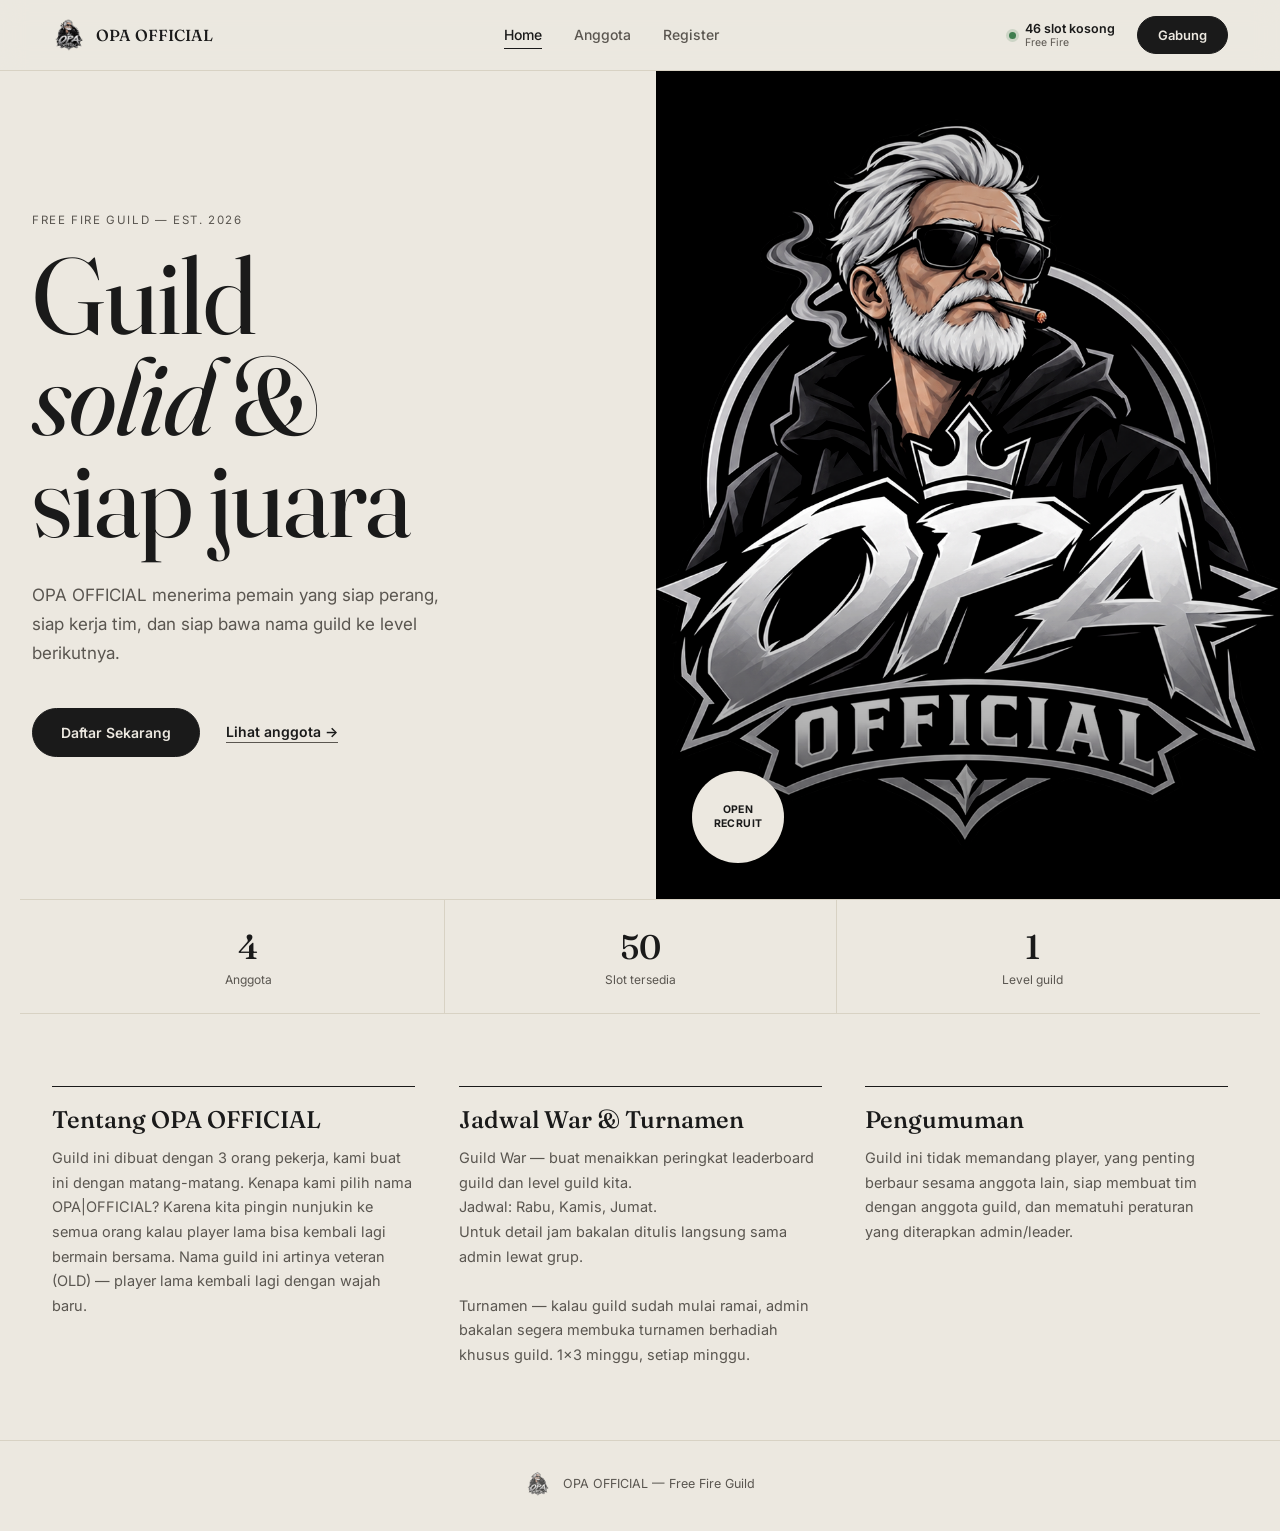
<file: index.html>
<!DOCTYPE html>
<html lang="id">
<head>
<meta charset="UTF-8">
<meta name="viewport" content="width=device-width, initial-scale=1.0">
<title>OPA OFFICIAL — Guild Free Fire</title>
<link rel="icon" type="image/png" href="logo.png">
<link rel="apple-touch-icon" href="logo.png">
<link rel="preconnect" href="https://fonts.googleapis.com">
<link rel="preconnect" href="https://fonts.gstatic.com" crossorigin>
<link href="https://fonts.googleapis.com/css2?family=Fraunces:ital,opsz,wght@0,9..144,400;0,9..144,600;1,9..144,500;1,9..144,600&family=Inter:wght@400;500;600;700&display=swap" rel="stylesheet">
<link rel="stylesheet" href="style.css">
</head>
<body>

<!-- ============ HOTBAR ============ -->
<header class="hotbar" id="hotbar">
  <div class="hotbar__inner">
    <a class="brand" href="#home" data-nav="home">
      <img src="logo.png" alt="OPA OFFICIAL">
      <span>OPA OFFICIAL</span>
    </a>

    <nav class="hotbar__nav" id="nav">
      <a href="#home" data-nav="home" class="active">Home</a>
      <a href="#anggota" data-nav="anggota">Anggota</a>
      <a href="#register" data-nav="register">Register</a>
    </nav>

    <div class="hotbar__right">
      <div class="hotbar__status">
        <span class="hotbar__dot"></span>
        <div>
          <b id="hbSlot">50 slot</b>
          <small>Free Fire</small>
        </div>
      </div>
      <a href="#register" data-nav="register" class="btn btn--primary btn--sm hotbar__cta">Gabung</a>
      <button class="menu-btn" id="menuBtn" aria-label="Buka menu" aria-expanded="false">
        <span></span><span></span><span></span>
      </button>
    </div>
  </div>
</header>

<main class="main">

  <!-- ================= HOME ================= -->
  <section class="view active" id="view-home">

    <div class="split">
      <div class="split__left">
        <p class="kicker">Free Fire Guild &mdash; Est. 2026</p>
        <h1 class="split__title">Guild<br><em>solid</em> &amp;<br>siap juara</h1>
        <p class="split__desc">OPA OFFICIAL menerima pemain yang siap perang, siap kerja tim, dan siap bawa nama guild ke level berikutnya.</p>
        <div class="split__cta">
          <a href="#register" data-nav="register" class="btn btn--primary">Daftar Sekarang</a>
          <a href="#anggota" data-nav="anggota" class="split__link">Lihat anggota &rarr;</a>
        </div>
      </div>
      <div class="split__right">
        <img src="logo.png" alt="OPA OFFICIAL" class="split__logo">
        <div class="split__badge">
          <span>OPEN<br>RECRUIT</span>
        </div>
      </div>
    </div>

    <div class="stat-strip">
      <div><b id="statAccepted">0</b><span>Anggota</span></div>
      <div><b id="statSlot">-</b><span>Slot tersedia</span></div>
      <div><b id="statLevel">-</b><span>Level guild</span></div>
    </div>

    <div class="editorial" id="infoCards"></div>
  </section>

  <!-- ================= ANGGOTA ================= -->
  <section class="view" id="view-anggota">
    <header class="view__head">
      <p class="kicker">Roster</p>
      <h1 class="view__title">Anggota <em>Guild</em></h1>
      <p class="view__sub">Daftar anggota yang sudah diterima dan yang masih dalam proses.</p>
    </header>

    <div class="switch" id="memberTabs">
      <button class="switch__opt active" data-filter="diterima">Diterima <b id="cntAccepted">0</b></button>
      <button class="switch__opt" data-filter="menunggu">Menunggu <b id="cntPending">0</b></button>
    </div>

    <input type="search" class="search" id="memberSearch" placeholder="Cari nama atau ID pemain...">

    <div class="roster" id="memberList"></div>
    <p class="empty" id="memberEmpty" hidden>Belum ada data.</p>
  </section>

  <!-- ================= REGISTER ================= -->
  <section class="view" id="view-register">
    <header class="view__head">
      <p class="kicker">Bergabung</p>
      <h1 class="view__title">Daftar jadi <em>anggota</em></h1>
      <p class="view__sub">Tiga langkah singkat sebelum kamu resmi bergabung.</p>
    </header>

    <div class="track" id="steps">
      <div class="track__pt active" data-node="1"><i>1</i><em>Syarat</em></div>
      <div class="track__ln"></div>
      <div class="track__pt" data-node="2"><i>2</i><em>Fasilitas</em></div>
      <div class="track__ln"></div>
      <div class="track__pt" data-node="3"><i>3</i><em>Data Diri</em></div>
    </div>

    <!-- STEP 1: Peraturan -->
    <div class="step active" data-step="1">
      <div class="panel">
        <h2 class="panel__title">Persyaratan</h2>
        <p class="panel__sub">Pastikan kamu memenuhi semua poin berikut sebelum lanjut.</p>

        <div class="clause-grid">
          <div class="clause"><i>01</i><div><h3>Akun pribadi</h3><p>Bukan akun titipan</p></div></div>
          <div class="clause"><i>02</i><div><h3>No double guild</h3><p>Tidak tergabung di guild lain</p></div></div>
          <div class="clause"><i>03</i><div><h3>Player aktif</h3><p>Aktif di game maupun Discord</p></div></div>
          <div class="clause"><i>04</i><div><h3>Usia 18+</h3><p>Sudah dewasa</p></div></div>
          <div class="clause"><i>05</i><div><h3>No kutu loncat</h3><p>Tidak pindah-pindah guild</p></div></div>
          <div class="clause"><i>06</i><div><h3>Level minimal 40</h3><p>Level minimum untuk bergabung</p></div></div>
          <div class="clause"><i>07</i><div><h3>Siap CN</h3><p>War / room / turnamen</p></div></div>
          <div class="clause"><i>08</i><div><h3>Good attitude</h3><p>Asik, sopan, mudah berbaur</p></div></div>
          <div class="clause"><i>09</i><div><h3>Siap membentuk tim</h3><p>Aktif berkontribusi di guild</p></div></div>
          <div class="clause"><i>10</i><div><h3>No cheat</h3><p>Tidak pakai cheat / pihak ketiga</p></div></div>
          <div class="clause"><i>11</i><div><h3>Siap ikut arahan</h3><p>Mengikuti peraturan guild</p></div></div>
        </div>

        <label class="agree">
          <input type="checkbox" id="agreeCheck">
          <span class="agree__box"></span>
          <span class="agree__text">Saya sudah baca dan setuju dengan semua ketentuan di atas</span>
        </label>
        <button class="btn btn--primary btn--block" id="toStep2" disabled>Lanjut ke Fasilitas</button>
      </div>
    </div>

    <!-- STEP 2: Fasilitas -->
    <div class="step" data-step="2">
      <div class="panel">
        <h2 class="panel__title">Guild Facilities</h2>
        <p class="panel__sub">Apa yang kamu dapat sebagai anggota OPA OFFICIAL.</p>

        <div class="perk-list">
          <div class="perk"><i>01</i><div><h3>FT ditanggung admin</h3><p>Biaya full team war ditanggung oleh admin guild.</p></div></div>
          <div class="perk"><i>02</i><div><h3>Turnamen guild berhadiah</h3><p>Ikut turnamen internal guild dengan hadiah menarik.</p></div></div>
        </div>
        <p class="note">Fasilitas akan terus bertambah seiring guild makin besar.</p>

        <div class="row-btns">
          <button class="btn btn--outline" data-back-step="1">Kembali</button>
          <button class="btn btn--primary" id="toStep3">Lanjut ke Formulir</button>
        </div>
      </div>
    </div>

    <!-- STEP 3: Form -->
    <div class="step" data-step="3">
      <div class="panel">
        <h2 class="panel__title">Data Diri</h2>
        <p class="panel__sub">Isi data kamu dengan benar dan jujur.</p>

        <form id="regForm" novalidate action="https://formspree.io/f/mzezvybr" method="POST">
        <input type="hidden" name="_subject" value="Pendaftaran Guild Baru — OPA OFFICIAL">

        <div class="field">
          <label for="namaLengkap">Nama lengkap</label>
          <input type="text" id="namaLengkap" name="namaLengkap" placeholder="Contoh: Muhammad Rafi Ardiansyah" autocomplete="name">
          <span class="field__error" data-error-for="namaLengkap"></span>
        </div>

        <div class="field">
          <label for="nama">Nama in-game</label>
          <input type="text" id="nama" name="nama" placeholder="Contoh: Rafi">
          <span class="field__error" data-error-for="nama"></span>
        </div>

        <div class="field">
          <label for="idGame">ID Free Fire</label>
          <input type="text" id="idGame" name="idGame" placeholder="Contoh: 123456789" inputmode="numeric">
          <span class="field__error" data-error-for="idGame"></span>
        </div>

        <div class="field">
          <label>Gender</label>
          <div class="pills">
            <label class="pill"><input type="radio" name="gender" value="Laki-laki"><span>Laki-laki</span></label>
            <label class="pill"><input type="radio" name="gender" value="Perempuan"><span>Perempuan</span></label>
          </div>
          <span class="field__error" data-error-for="gender"></span>
        </div>

        <div class="grid2">
          <div class="field">
            <label for="level">Level akun</label>
            <input type="number" id="level" name="level" placeholder="Min. 40" min="1" inputmode="numeric">
            <span class="field__error" data-error-for="level"></span>
          </div>
          <div class="field">
            <label for="usia">Usia</label>
            <input type="number" id="usia" name="usia" placeholder="Min. 18" min="1" inputmode="numeric">
            <span class="field__error" data-error-for="usia"></span>
          </div>
        </div>

        <div class="field">
          <label for="waktuCN">Waktu CN (Change Nickname)</label>
          <select id="waktuCN" name="waktuCN">
            <option value="" disabled selected>Pilih waktu CN</option>
            <option>CN sekarang</option>
            <option>1 hari</option><option>2 hari</option><option>3 hari</option>
            <option>4 hari</option><option>5 hari</option><option>6 hari</option><option>7 hari</option>
          </select>
          <span class="field__error" data-error-for="waktuCN"></span>
        </div>

        <div class="field">
          <label for="hp">Nomor HP / WhatsApp</label>
          <input type="tel" id="hp" name="hp" placeholder="Contoh: 081234567890" inputmode="numeric" autocomplete="tel">
          <span class="field__hint">Pastikan nomor aktif dan benar, dipakai admin untuk menghubungi kamu.</span>
          <span class="field__error" data-error-for="hp"></span>
        </div>

        <div class="field">
          <label for="email">Email</label>
          <input type="email" id="email" name="email" placeholder="nama@gmail.com" autocomplete="email">
          <span class="field__error" data-error-for="email"></span>
        </div>

        <div class="field">
          <label>Apakah kamu punya Discord?</label>
          <div class="pills">
            <label class="pill"><input type="radio" name="hasDiscord" value="ya"><span>Ya</span></label>
            <label class="pill"><input type="radio" name="hasDiscord" value="tidak"><span>Tidak</span></label>
          </div>
          <span class="field__error" data-error-for="hasDiscord"></span>
        </div>

        <div class="collapse" id="discordField">
          <div class="collapse__inner">
            <div class="field">
              <label for="discordUsername">Username Discord</label>
              <input type="text" id="discordUsername" name="discordUsername" placeholder="Contoh: rafi.opa">
              <span class="field__error" data-error-for="discordUsername"></span>
            </div>
          </div>
        </div>

        <p class="form-alert" id="formAlert"></p>

        <div class="row-btns">
          <button type="button" class="btn btn--outline" data-back-step="2">Kembali</button>
          <button type="submit" class="btn btn--primary" id="btnSubmit"><span>Kirim Pendaftaran</span></button>
        </div>
      </form>
      </div>
    </div>

    <!-- SUKSES -->
    <div class="step" data-step="done">
      <div class="panel done">
        <div class="done__badge">
          <svg width="28" height="28" viewBox="0 0 24 24" fill="none" stroke="currentColor" stroke-width="2.5"><path d="M20 6L9 17l-5-5"/></svg>
        </div>
        <h2 class="done__title">Pendaftaran <em>terkirim</em></h2>
        <p class="done__sub" id="doneSub">Admin OPA akan menghubungi kamu lewat WhatsApp untuk proses selanjutnya.</p>

        <div class="summary" id="summaryBox"></div>

        <div class="cn-card">
          <span class="cn-card__label">Format Change Nickname</span>
          <p class="cn-card__value" id="cnValue">OPA • Nickname</p>
          <button class="btn btn--outline btn--sm" id="btnCopyCN"><span>Salin format</span></button>
          <p class="cn-card__note">Buka Free Fire, Edit Profil, Nickname, lalu tempel format di atas.</p>
        </div>

        <a href="#home" data-nav="home" class="btn btn--outline btn--block">Kembali ke Home</a>
      </div>
    </div>
  </section>

</main>

<footer class="footer">
  <img src="logo.png" alt="">
  <p>OPA OFFICIAL &mdash; Free Fire Guild</p>
</footer>

<script src="members.js"></script>
<script src="script.js"></script>
</body>
</html>
</file>
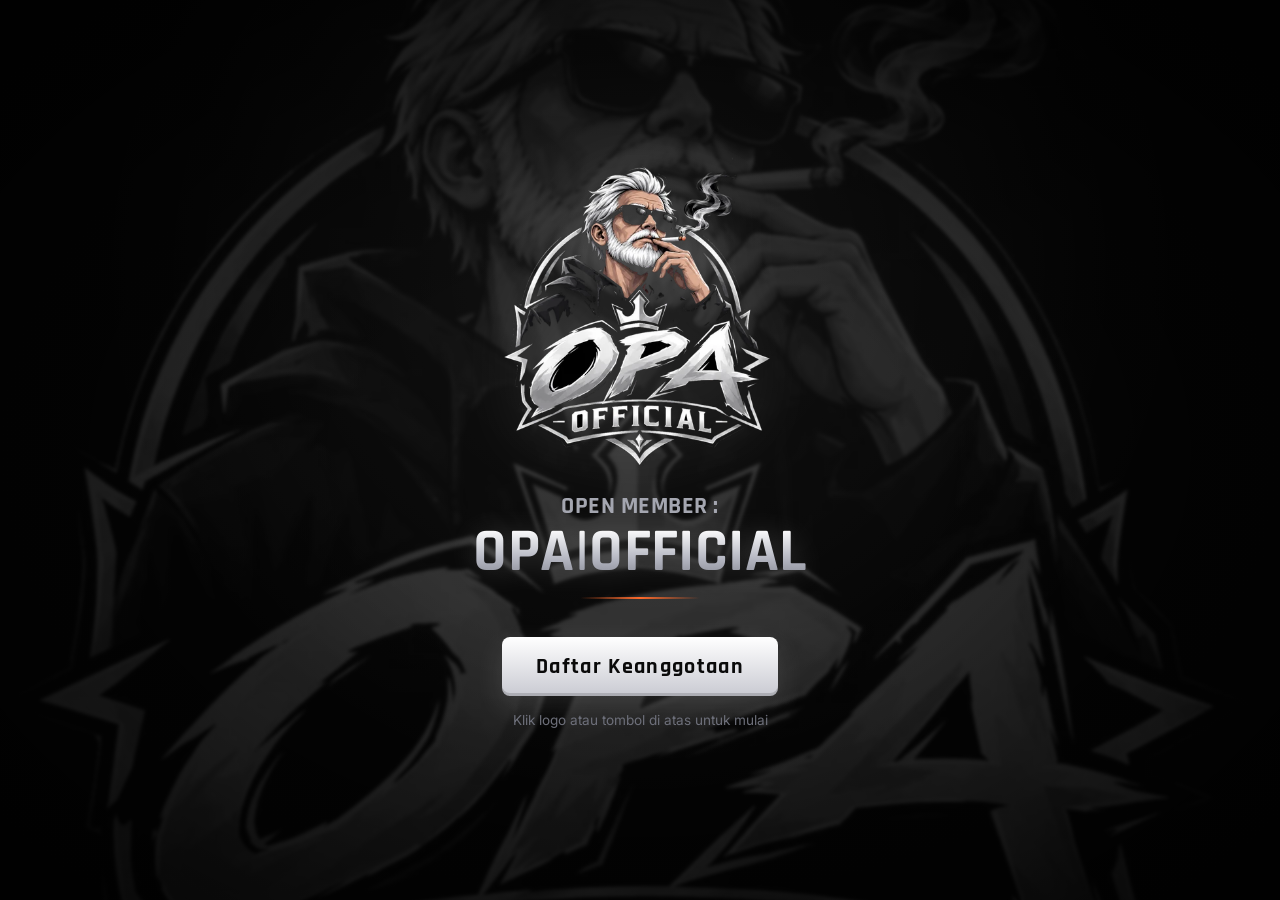
<file: form-open-member.html>
<!DOCTYPE html>
<html lang="id">
<head>
<meta charset="UTF-8">
<meta name="viewport" content="width=device-width, initial-scale=1">
<title>OPEN MEMBER : OPA|OFFICIAL</title>
<link rel="icon" type="image/png" href="[data-uri]">
<link rel="preconnect" href="https://fonts.googleapis.com">
<link rel="preconnect" href="https://fonts.gstatic.com" crossorigin>
<link href="https://fonts.googleapis.com/css2?family=Inter:wght@400;500;600&family=Rajdhani:wght@600;700&display=swap" rel="stylesheet">
<style>
  :root {
    --black: #050505;
    --panel: rgba(16, 16, 20, 0.74);
    --field: rgba(255, 255, 255, 0.045);
    --line: rgba(255, 255, 255, 0.14);
    --line-strong: rgba(255, 255, 255, 0.4);
    --silver: #E9EAEE;
    --silver-dim: #A4A6B0;
    --ember: #FF6A2B;
    --ok: #7BE0A0;
    --error: #FF8A8A;
  }
  * { box-sizing: border-box; margin: 0; padding: 0; }
  html { -webkit-text-size-adjust: 100%; }

  body {
    font-family: 'Inter', system-ui, sans-serif;
    background: var(--black);
    color: var(--silver);
    min-height: 100vh;
    min-height: 100dvh;
    line-height: 1.5;
    overflow-x: hidden;
  }

  /* ===== BACKGROUND LOGO ===== */
  .bg { position: fixed; inset: 0; z-index: -3;
    background: radial-gradient(ellipse at 50% 30%, rgba(255,255,255,0.07) 0%, transparent 60%), var(--black); }
  .bg-logo {
    position: fixed; z-index: -2; top: 50%; left: 50%;
    width: min(150vmax, 1500px); aspect-ratio: 1;
    transform: translate(-50%, -46%);
    background: url("[data-uri]") center / contain no-repeat;
    opacity: 0.16; filter: grayscale(1) blur(1.5px); pointer-events: none;
  }
  .bg-vignette { position: fixed; inset: 0; z-index: -1;
    background: radial-gradient(ellipse at center, transparent 30%, rgba(0,0,0,0.85) 100%); pointer-events: none; }

  /* ===== KERANGKA HALAMAN + ANIMASI ===== */
  .stage { position: relative; min-height: 100vh; min-height: 100dvh; }
  .page {
    display: none;
    max-width: 540px; margin: 0 auto;
    padding: 30px 16px 56px;
    min-height: 100vh; min-height: 100dvh;
  }
  .page.active { display: block; }
  .page.enter-fwd  { animation: inFwd  .55s cubic-bezier(.2,.8,.2,1) both; }
  .page.enter-back { animation: inBack .55s cubic-bezier(.2,.8,.2,1) both; }
  .page.leave-fwd  { display: block; position: absolute; inset: 0; width: 100%; animation: outFwd  .35s ease-in both; pointer-events: none; }
  .page.leave-back { display: block; position: absolute; inset: 0; width: 100%; animation: outBack .35s ease-in both; pointer-events: none; }
  @keyframes inFwd   { from { opacity: 0; transform: translateX(46px) scale(.985); filter: blur(6px); } to { opacity: 1; transform: none; filter: none; } }
  @keyframes inBack  { from { opacity: 0; transform: translateX(-46px) scale(.985); filter: blur(6px); } to { opacity: 1; transform: none; filter: none; } }
  @keyframes outFwd  { to { opacity: 0; transform: translateX(-46px) scale(.985); filter: blur(6px); } }
  @keyframes outBack { to { opacity: 0; transform: translateX(46px) scale(.985); filter: blur(6px); } }

  /* Indikator langkah */
  .steps { display: flex; gap: 8px; justify-content: center; margin-bottom: 22px; }
  .steps span { width: 34px; height: 4px; border-radius: 4px; background: rgba(255,255,255,0.16); transition: background .3s, width .3s; }
  .steps span.on { background: var(--silver); }
  .steps span.now { background: var(--ember); width: 48px; }

  /* ===== JUDUL ===== */
  .logo { width: clamp(170px, 52vw, 250px); height: auto; display: block; margin: 0 auto 6px;
    filter: drop-shadow(0 10px 34px rgba(255,255,255,0.14)); }
  .logo-sm { width: clamp(96px, 28vw, 130px); }
  h1 { font-family: 'Rajdhani', sans-serif; font-weight: 700; line-height: 1; letter-spacing: 0.02em; text-align: center; }
  h1 .top { display: block; font-size: clamp(1.15rem, 4.6vw, 1.5rem); color: var(--silver-dim); margin-bottom: 4px; }
  h1 .name {
    display: block; font-size: clamp(2.2rem, 10.2vw, 3.8rem);
    background: linear-gradient(180deg, #FFFFFF 10%, #B5B7C2 60%, #7D7F8A 100%);
    -webkit-background-clip: text; background-clip: text; -webkit-text-fill-color: transparent;
    filter: drop-shadow(0 2px 14px rgba(255,255,255,0.18));
  }
  h2.title {
    font-family: 'Rajdhani', sans-serif; font-weight: 700; text-align: center;
    font-size: clamp(2rem, 9vw, 2.8rem); line-height: 1.05; letter-spacing: 0.03em;
    background: linear-gradient(180deg, #FFFFFF 10%, #A9ABB6 100%);
    -webkit-background-clip: text; background-clip: text; -webkit-text-fill-color: transparent;
  }
  .rule { width: 120px; height: 2px; margin: 14px auto 12px; background: linear-gradient(90deg, transparent, var(--ember), transparent); }
  .sub { color: var(--silver-dim); font-size: 0.96rem; max-width: 40ch; margin: 0 auto; text-align: center; }

  /* ===== HALAMAN 1: LANDING ===== */
  #p1 { display: none; }
  #p1.active, #p1.leave-fwd, #p1.leave-back { display: flex; }
  #p1 { flex-direction: column; align-items: center; justify-content: center; text-align: center; }
  #p1.leave-fwd, #p1.leave-back { position: absolute; }
  .logo-btn {
    background: none; border: 0; cursor: pointer; display: block; margin: 0 auto 10px; position: relative;
    -webkit-tap-highlight-color: transparent; border-radius: 50%;
  }
  .logo-btn .logo { width: clamp(230px, 68vw, 340px); margin: 0 auto; transition: transform .3s cubic-bezier(.2,.8,.2,1), filter .3s;
    animation: float 4.5s ease-in-out infinite; }
  .logo-btn:hover .logo { transform: scale(1.05); filter: drop-shadow(0 14px 44px rgba(255,255,255,0.28)); }
  .logo-btn:active .logo { transform: scale(.97); }
  .logo-btn:focus-visible { outline: 3px solid var(--ember); outline-offset: 6px; }
  @keyframes float { 0%,100% { transform: translateY(0); } 50% { transform: translateY(-9px); } }
  .logo-btn:hover .logo, .logo-btn:active .logo { animation: none; }

  .cta {
    margin-top: 26px; font-family: 'Rajdhani', sans-serif; font-weight: 700; font-size: 1.4rem; letter-spacing: 0.06em;
    color: #0A0A0A; background: linear-gradient(180deg, #FFFFFF 0%, #C9CAD2 100%);
    border: 0; border-radius: 8px; padding: 15px 34px; cursor: pointer;
    box-shadow: 0 10px 30px rgba(255,255,255,0.12), inset 0 -3px 0 rgba(0,0,0,0.15);
    transition: transform .1s, filter .2s, box-shadow .2s;
  }
  .cta:hover { filter: brightness(1.06); box-shadow: 0 14px 36px rgba(255,255,255,0.2), inset 0 -3px 0 rgba(0,0,0,0.15); }
  .cta:active { transform: translateY(1px); }
  .tap-hint { margin-top: 14px; color: #6E707B; font-size: 0.85rem; }

  /* ===== KARTU ===== */
  .card {
    position: relative; background: var(--panel);
    -webkit-backdrop-filter: blur(14px); backdrop-filter: blur(14px);
    border: 1px solid var(--line); padding: 26px 22px 24px;
    clip-path: polygon(0 0, calc(100% - 26px) 0, 100% 26px, 100% 100%, 26px 100%, 0 calc(100% - 26px));
    box-shadow: 0 30px 60px rgba(0,0,0,0.5);
  }
  .card::before { content: ""; position: absolute; top: 0; left: 0; right: 26px; height: 2px;
    background: linear-gradient(90deg, var(--ember), rgba(255,106,43,0) 70%); }
  .page header { margin-bottom: 22px; }

  /* ===== HALAMAN 2: PERATURAN ===== */
  .rules { list-style: none; }
  .rules li { display: flex; gap: 13px; align-items: flex-start; padding: 11px 0; border-bottom: 1px solid rgba(255,255,255,0.08); }
  .rules li:last-child { border-bottom: 0; }
  .rules .ic { flex: 0 0 24px; height: 24px; border-radius: 6px; background: rgba(255,106,43,0.14); border: 1px solid rgba(255,106,43,0.5);
    display: grid; place-items: center; margin-top: 1px; }
  .rules .ic svg { width: 14px; height: 14px; stroke: var(--ember); }
  .rules b { display: block; font-weight: 600; color: #fff; }
  .rules small { display: block; color: var(--silver-dim); font-size: 0.86rem; margin-top: 1px; }
  .rules .stat { margin-left: auto; align-self: center; flex: none; font-family: 'Rajdhani', sans-serif; font-weight: 700; font-size: 1.05rem;
    color: #0A0A0A; background: linear-gradient(180deg,#fff,#C9CAD2); border-radius: 6px; padding: 2px 10px; }

  .agree { display: flex; gap: 12px; align-items: flex-start; margin-top: 20px; padding: 14px; cursor: pointer;
    background: var(--field); border: 1px solid var(--line); border-radius: 8px; transition: border-color .15s; }
  .agree:hover { border-color: var(--line-strong); }
  .agree input { position: absolute; opacity: 0; pointer-events: none; }
  .agree .box { flex: 0 0 22px; height: 22px; border-radius: 5px; border: 1.5px solid var(--line-strong); display: grid; place-items: center; margin-top: 1px; transition: all .15s; }
  .agree .box svg { width: 14px; height: 14px; stroke: #111; opacity: 0; transform: scale(.5); transition: all .15s; }
  .agree input:checked + .box { background: #fff; border-color: #fff; }
  .agree input:checked + .box svg { opacity: 1; transform: scale(1); }
  .agree input:focus-visible + .box { outline: 2px solid var(--ember); outline-offset: 2px; }
  .agree span.t { font-size: 0.93rem; }

  /* ===== HALAMAN 3: FASILITAS ===== */
  .fac { display: grid; gap: 14px; }
  .fac-item { display: flex; gap: 16px; align-items: center; padding: 16px; background: var(--field); border: 1px solid var(--line); border-radius: 10px; }
  .fac-item .num { flex: 0 0 46px; height: 46px; display: grid; place-items: center; border-radius: 10px;
    font-family: 'Rajdhani', sans-serif; font-weight: 700; font-size: 1.6rem; color: #0A0A0A; background: linear-gradient(180deg,#fff,#C9CAD2); }
  .fac-item b { display: block; font-size: 1.05rem; color: #fff; }
  .fac-item small { color: var(--silver-dim); }
  .fac-soon { display: flex; gap: 12px; align-items: center; padding: 15px 16px; border: 1.5px dashed rgba(255,106,43,0.55); border-radius: 10px; color: #FFC3A6; background: rgba(255,106,43,0.06); }
  .fac-soon svg { flex: none; width: 22px; height: 22px; stroke: var(--ember); }
  .fac-soon b { display: block; color: #FFD9C4; }
  .fac-soon small { color: #C9987F; }

  /* ===== HALAMAN 4: FORM ===== */
  .field { margin-bottom: 20px; }
  label, .label { display: block; font-weight: 600; font-size: 0.93rem; margin-bottom: 8px; color: var(--silver); }
  .hint { font-weight: 400; color: var(--silver-dim); font-size: 0.82rem; margin-left: 4px; }

  input[type="text"], input[type="tel"], input[type="number"] {
    width: 100%; background: var(--field); border: 1px solid var(--line); border-radius: 8px; color: #fff;
    font: inherit; padding: 14px 15px; transition: border-color .15s, background .15s, box-shadow .15s;
  }
  input::placeholder { color: #6E707B; }
  input[type="text"]:focus, input[type="tel"]:focus, input[type="number"]:focus {
    outline: none; border-color: var(--silver); background: rgba(255,255,255,0.075); box-shadow: 0 0 0 3px rgba(255,255,255,0.12); }
  input.invalid { border-color: var(--error); }
  input.valid { border-color: rgba(123,224,160,0.7); }
  input[type=number]::-webkit-inner-spin-button { opacity: .4; }

  /* Input WhatsApp dengan awalan +62 */
  .wa-wrap { display: flex; align-items: stretch; }
  .wa-wrap .prefix { display: flex; align-items: center; gap: 6px; padding: 0 13px; background: rgba(255,255,255,0.09);
    border: 1px solid var(--line); border-right: 0; border-radius: 8px 0 0 8px; font-weight: 600; color: #fff; white-space: nowrap; }
  .wa-wrap input { border-radius: 0 8px 8px 0; letter-spacing: .04em; }
  .wa-preview { margin-top: 8px; padding: 9px 12px; border-radius: 8px; font-size: 0.88rem; display: none;
    background: rgba(123,224,160,0.08); border: 1px solid rgba(123,224,160,0.35); color: var(--ok); }
  .wa-preview.show { display: block; }
  .wa-preview b { color: #fff; letter-spacing: .04em; }

  .choices { display: flex; flex-wrap: wrap; gap: 10px; }
  .choices input { position: absolute; opacity: 0; pointer-events: none; }
  .choices label { margin: 0; cursor: pointer; background: var(--field); border: 1px solid var(--line); border-radius: 8px;
    padding: 11px 18px; font-weight: 500; color: var(--silver-dim); transition: all .15s; }
  .choices label:hover { border-color: var(--line-strong); color: var(--silver); }
  .choices input:checked + label { background: linear-gradient(180deg, #FFFFFF, #CFD0D8); border-color: #fff; color: #111; font-weight: 600; box-shadow: 0 6px 20px rgba(255,255,255,0.14); }
  .choices input:focus-visible + label { outline: 2px solid var(--ember); outline-offset: 2px; }

  /* Kolom Discord yang muncul saat pilih Ya */
  .reveal { display: grid; grid-template-rows: 0fr; opacity: 0; transition: grid-template-rows .4s cubic-bezier(.2,.8,.2,1), opacity .35s, margin .4s; margin-top: 0; }
  .reveal > div { overflow: hidden; }
  .reveal.open { grid-template-rows: 1fr; opacity: 1; margin-top: 14px; }
  .reveal .inner { padding: 2px 2px 4px; }

  .msg { color: var(--error); font-size: 0.84rem; margin-top: 6px; min-height: 1em; }

  /* Tombol umum */
  .btn-main {
    width: 100%; margin-top: 8px; font-family: 'Rajdhani', sans-serif; font-weight: 700; font-size: 1.35rem; letter-spacing: 0.06em;
    color: #0A0A0A; background: linear-gradient(180deg, #FFFFFF 0%, #C9CAD2 100%); border: 0; border-radius: 8px; padding: 15px; cursor: pointer;
    box-shadow: 0 10px 30px rgba(255,255,255,0.12), inset 0 -3px 0 rgba(0,0,0,0.15); transition: transform .1s, box-shadow .2s, filter .2s, opacity .2s;
  }
  .btn-main:hover:not(:disabled) { filter: brightness(1.06); box-shadow: 0 14px 36px rgba(255,255,255,0.2), inset 0 -3px 0 rgba(0,0,0,0.15); }
  .btn-main:active:not(:disabled) { transform: translateY(1px); }
  .btn-main:disabled { opacity: .35; cursor: not-allowed; box-shadow: none; }
  .btn-back { display: block; margin: 14px auto 0; background: none; border: 0; color: var(--silver-dim); font: inherit; font-weight: 500; cursor: pointer; padding: 8px 14px; border-radius: 6px; }
  .btn-back:hover { color: #fff; background: rgba(255,255,255,0.06); }
  button:focus-visible { outline: 3px solid var(--ember); outline-offset: 3px; }

  .hp { position: absolute; left: -9999px; }

  /* ===== SUKSES ===== */
  .done { display: none; text-align: center; padding: 14px 4px 6px; }
  .done .check { width: 64px; height: 64px; margin: 0 auto 14px; border-radius: 50%; display: grid; place-items: center;
    background: rgba(123,224,160,0.12); border: 2px solid var(--ok); animation: pop .5s cubic-bezier(.2,1.4,.4,1) both; }
  .done .check svg { width: 30px; height: 30px; stroke: var(--ok); }
  @keyframes pop { from { transform: scale(.3); opacity: 0; } to { transform: none; opacity: 1; } }
  .done h2 { font-family: 'Rajdhani', sans-serif; font-size: 2.2rem; line-height: 1.05; margin-bottom: 10px;
    background: linear-gradient(180deg, #fff, #A9ABB6); -webkit-background-clip: text; background-clip: text; -webkit-text-fill-color: transparent; }
  .done p { color: var(--silver-dim); }
  .done button.again { margin-top: 20px; background: transparent; color: var(--silver); border: 1px solid var(--line-strong); border-radius: 8px; padding: 11px 20px; font: inherit; font-weight: 600; cursor: pointer; }
  .done button.again:hover { background: rgba(255,255,255,0.08); }

  footer { text-align: center; margin-top: 22px; color: #5F616C; font-size: 0.8rem; }

  @media (prefers-reduced-motion: reduce) {
    * { animation-duration: .01ms !important; animation-iteration-count: 1 !important; transition-duration: .01ms !important; }
  }
</style>

</head>
<body>
<div class="bg" aria-hidden="true"></div>
<div class="bg-logo" aria-hidden="true"></div>
<div class="bg-vignette" aria-hidden="true"></div>

<div class="stage">

  <!-- ================= HALAMAN 1: LOGO ================= -->
  <section class="page active" id="p1" data-step="1">
    <button class="logo-btn" type="button" data-go="2" aria-label="Daftar Keanggotaan OPA Official">
      <img class="logo" data-logo alt="Logo OPA Official">
    </button>
    <h1>
      <span class="top">OPEN MEMBER :</span>
      <span class="name">OPA|OFFICIAL</span>
    </h1>
    <div class="rule"></div>
    <button class="cta" type="button" data-go="2">Daftar Keanggotaan</button>
    <p class="tap-hint">Klik logo atau tombol di atas untuk mulai</p>
  </section>

  <!-- ================= HALAMAN 2: PERATURAN ================= -->
  <section class="page" id="p2" data-step="2">
    <div class="steps" aria-hidden="true"><span></span><span></span><span></span><span></span></div>
    <header>
      <img class="logo logo-sm" data-logo alt="">
      <h2 class="title">PERSYARATAN</h2>
      <div class="rule"></div>
      <p class="sub">Baca semua syarat di bawah. Kamu hanya bisa lanjut kalau memenuhi semuanya.</p>
    </header>

    <div class="card">
      <ul class="rules">
        <li><span class="ic"><svg viewBox="0 0 24 24" fill="none" stroke-width="3" stroke-linecap="round" stroke-linejoin="round"><path d="M5 12.5l4.5 4.5L19 7.5"/></svg></span><div><b>Akun pribadi</b><small>Bukan akun titipan.</small></div></li>
        <li><span class="ic"><svg viewBox="0 0 24 24" fill="none" stroke-width="3" stroke-linecap="round" stroke-linejoin="round"><path d="M5 12.5l4.5 4.5L19 7.5"/></svg></span><div><b>No double guild</b><small>Tidak tergabung di guild lain.</small></div></li>
        <li><span class="ic"><svg viewBox="0 0 24 24" fill="none" stroke-width="3" stroke-linecap="round" stroke-linejoin="round"><path d="M5 12.5l4.5 4.5L19 7.5"/></svg></span><div><b>Player aktif</b><small>Aktif di game maupun Discord.</small></div></li>
        <li><span class="ic"><svg viewBox="0 0 24 24" fill="none" stroke-width="3" stroke-linecap="round" stroke-linejoin="round"><path d="M5 12.5l4.5 4.5L19 7.5"/></svg></span><div><b>Usia 18+</b><small>Sudah dewasa.</small></div><span class="stat">18+</span></li>
        <li><span class="ic"><svg viewBox="0 0 24 24" fill="none" stroke-width="3" stroke-linecap="round" stroke-linejoin="round"><path d="M5 12.5l4.5 4.5L19 7.5"/></svg></span><div><b>No kutu loncat</b><small>Tidak pindah-pindah guild.</small></div></li>
        <li><span class="ic"><svg viewBox="0 0 24 24" fill="none" stroke-width="3" stroke-linecap="round" stroke-linejoin="round"><path d="M5 12.5l4.5 4.5L19 7.5"/></svg></span><div><b>Level akun minimal 40</b><small>Minimum level akun untuk bergabung.</small></div><span class="stat">Lv 40</span></li>
        <li><span class="ic"><svg viewBox="0 0 24 24" fill="none" stroke-width="3" stroke-linecap="round" stroke-linejoin="round"><path d="M5 12.5l4.5 4.5L19 7.5"/></svg></span><div><b>Siap CN</b><small>War, room, dan turnamen.</small></div></li>
        <li><span class="ic"><svg viewBox="0 0 24 24" fill="none" stroke-width="3" stroke-linecap="round" stroke-linejoin="round"><path d="M5 12.5l4.5 4.5L19 7.5"/></svg></span><div><b>Good attitude</b><small>Asik, sopan, dan mudah berbaur.</small></div></li>
        <li><span class="ic"><svg viewBox="0 0 24 24" fill="none" stroke-width="3" stroke-linecap="round" stroke-linejoin="round"><path d="M5 12.5l4.5 4.5L19 7.5"/></svg></span><div><b>Siap membentuk tim</b><small>Di dalam guild.</small></div></li>
        <li><span class="ic"><svg viewBox="0 0 24 24" fill="none" stroke-width="3" stroke-linecap="round" stroke-linejoin="round"><path d="M5 12.5l4.5 4.5L19 7.5"/></svg></span><div><b>Tidak menggunakan cheat</b><small>Tidak pakai cheat, file, atau pihak ketiga.</small></div></li>
        <li><span class="ic"><svg viewBox="0 0 24 24" fill="none" stroke-width="3" stroke-linecap="round" stroke-linejoin="round"><path d="M5 12.5l4.5 4.5L19 7.5"/></svg></span><div><b>Siap mengikuti arahan</b><small>Patuh pada arahan dan peraturan guild.</small></div></li>
      </ul>

      <label class="agree" for="agree">
        <input type="checkbox" id="agree">
        <span class="box"><svg viewBox="0 0 24 24" fill="none" stroke-width="3.2" stroke-linecap="round" stroke-linejoin="round"><path d="M5 12.5l4.5 4.5L19 7.5"/></svg></span>
        <span class="t">Saya sudah membaca dan memenuhi semua persyaratan di atas.</span>
      </label>

      <button class="btn-main" type="button" id="toP3" data-go="3" disabled>Lanjut</button>
      <button class="btn-back" type="button" data-go="1">Kembali</button>
    </div>
  </section>

  <!-- ================= HALAMAN 3: FASILITAS ================= -->
  <section class="page" id="p3" data-step="3">
    <div class="steps" aria-hidden="true"><span></span><span></span><span></span><span></span></div>
    <header>
      <img class="logo logo-sm" data-logo alt="">
      <h2 class="title">GUILD FACILITIES</h2>
      <div class="rule"></div>
      <p class="sub">Yang kamu dapat setelah jadi member OPA OFFICIAL.</p>
    </header>

    <div class="card">
      <div class="fac">
        <div class="fac-item">
          <div class="num">1</div>
          <div><b>FT Di Tanggung Admin</b><small>Biaya FT ditanggung penuh oleh admin.</small></div>
        </div>
        <div class="fac-item">
          <div class="num">2</div>
          <div><b>Turnamen Guild Berhadiah</b><small>Turnamen internal dengan hadiah untuk member.</small></div>
        </div>
        <div class="fac-soon">
          <svg viewBox="0 0 24 24" fill="none" stroke-width="2" stroke-linecap="round" stroke-linejoin="round"><path d="M12 3v3M12 18v3M3 12h3M18 12h3M5.6 5.6l2.1 2.1M16.3 16.3l2.1 2.1M18.4 5.6l-2.1 2.1M7.7 16.3l-2.1 2.1"/></svg>
          <div><b>Fasilitas akan terus bertambah</b><small>Diupdate setiap guild makin besar.</small></div>
        </div>
      </div>

      <button class="btn-main" type="button" data-go="4" style="margin-top:22px;">Lanjut isi data</button>
      <button class="btn-back" type="button" data-go="2">Kembali</button>
    </div>
  </section>

  <!-- ================= HALAMAN 4: FORM ================= -->
  <section class="page" id="p4" data-step="4">
    <div class="steps" aria-hidden="true"><span></span><span></span><span></span><span></span></div>
    <header>
      <img class="logo logo-sm" data-logo alt="">
      <h2 class="title">DATA PENDAFTARAN</h2>
      <div class="rule"></div>
      <p class="sub">Isi dengan benar. Admin akan menghubungi lewat WhatsApp.</p>
    </header>

    <div class="card">
      <form id="form" novalidate>
        <input type="text" name="_honey" class="hp" tabindex="-1" autocomplete="off">

        <div class="field">
          <label for="nickname">Nickname</label>
          <input type="text" id="nickname" name="Nickname" placeholder="Nama panggilan di game" autocomplete="off" required>
          <div class="msg" data-for="nickname"></div>
        </div>

        <div class="field">
          <label for="idgame">ID Game</label>
          <input type="text" id="idgame" name="ID Game" placeholder="Contoh: 123456789" inputmode="numeric" autocomplete="off" required>
          <div class="msg" data-for="idgame"></div>
        </div>

        <div class="field">
          <label for="wa">No. WhatsApp <span class="hint">(tanpa angka 0 di depan)</span></label>
          <div class="wa-wrap">
            <span class="prefix">🇮🇩 +62</span>
            <input type="tel" id="wa" placeholder="812 3456 7890" inputmode="numeric" autocomplete="off" maxlength="14" required>
          </div>
          <div class="wa-preview" id="waPreview" aria-live="polite">Nomor yang tersimpan: <b id="waShow"></b></div>
          <div class="msg" data-for="wa"></div>
        </div>

        <div class="field">
          <label for="wa2">Ketik ulang No. WhatsApp <span class="hint">(biar tidak salah)</span></label>
          <div class="wa-wrap">
            <span class="prefix">🇮🇩 +62</span>
            <input type="tel" id="wa2" placeholder="Ulangi nomor di atas" inputmode="numeric" autocomplete="off" maxlength="14" required>
          </div>
          <div class="msg" data-for="wa2"></div>
        </div>

        <div class="field">
          <label for="usia">Usia</label>
          <input type="number" id="usia" name="Usia" placeholder="Minimal 18" min="18" max="80" inputmode="numeric" required>
          <div class="msg" data-for="usia"></div>
        </div>

        <div class="field">
          <span class="label">Level Akun <span class="hint">(minimal Lv 40)</span></span>
          <div class="choices" role="radiogroup" aria-label="Level Akun">
            <input type="radio" id="lv1" name="Level Akun" value="40 - 59"><label for="lv1">40 - 59</label>
            <input type="radio" id="lv2" name="Level Akun" value="60 - 79"><label for="lv2">60 - 79</label>
            <input type="radio" id="lv3" name="Level Akun" value="80+"><label for="lv3">80+</label>
          </div>
          <div class="msg" data-for="level"></div>
        </div>

        <div class="field">
          <span class="label">Siap Cn? <span class="hint">(war / room / turnamen)</span></span>
          <div class="choices" role="radiogroup" aria-label="Siap Cn">
            <input type="radio" id="cn1" name="Siap Cn" value="Siap"><label for="cn1">Siap</label>
            <input type="radio" id="cn2" name="Siap Cn" value="Belum siap"><label for="cn2">Belum siap</label>
          </div>
          <div class="msg" data-for="cn"></div>
        </div>

        <div class="field">
          <span class="label">Apakah kamu punya Discord?</span>
          <div class="choices" role="radiogroup" aria-label="Punya Discord">
            <input type="radio" id="dc1" name="Punya Discord" value="Ya"><label for="dc1">Ya</label>
            <input type="radio" id="dc2" name="Punya Discord" value="Tidak"><label for="dc2">Tidak</label>
          </div>
          <div class="reveal" id="dcReveal">
            <div><div class="inner">
              <label for="dcname">Username Discord</label>
              <input type="text" id="dcname" name="Username Discord" placeholder="Contoh: opa_official" autocomplete="off" autocapitalize="none" spellcheck="false">
              <div class="msg" data-for="dcname"></div>
            </div></div>
          </div>
          <div class="msg" data-for="dc"></div>
        </div>

        <!-- Nomor final (format 62xxxx) dikirim lewat field tersembunyi ini -->
        <input type="hidden" name="No. WhatsApp" id="waFinal">

        <input type="hidden" name="_subject" value="Pendaftar Member Baru - OPA OFFICIAL">
        <input type="hidden" name="_captcha" value="false">
        <input type="hidden" name="_template" value="table">

        <button type="submit" class="btn-main" id="btn">Daftar sekarang</button>
        <div class="msg" id="formError" role="alert" style="margin-top:12px;text-align:center;"></div>
      </form>

      <div class="done" id="done" role="status">
        <div class="check"><svg viewBox="0 0 24 24" fill="none" stroke-width="3" stroke-linecap="round" stroke-linejoin="round"><path d="M5 12.5l4.5 4.5L19 7.5"/></svg></div>
        <h2>Pendaftaran terkirim</h2>
        <p>Data kamu sudah diterima admin OPA OFFICIAL. Tunggu kabar lewat WhatsApp ya.</p>
        <button type="button" class="again" id="again">Daftarkan orang lain</button>
      </div>

      <button class="btn-back" type="button" data-go="3" id="backFromForm">Kembali</button>
    </div>
    <footer>OPA OFFICIAL</footer>
  </section>

</div>

<script>
  const LOGO_SRC = "[data-uri]";
  document.querySelectorAll("img[data-logo]").forEach(i => i.src = LOGO_SRC);

  // ============================================================
  // GANTI dengan email kamu. Contoh: "namakamu@gmail.com"
  // ============================================================
  const EMAIL_TUJUAN = "yosuajf90@gmail.com";

  /* ---------- Navigasi halaman + animasi ---------- */
  const pages = { 1: document.getElementById('p1'), 2: document.getElementById('p2'), 3: document.getElementById('p3'), 4: document.getElementById('p4') };
  let current = 1, busy = false;

  function paintSteps(n) {
    document.querySelectorAll('.steps').forEach(s => {
      [...s.children].forEach((dot, i) => {
        dot.className = '';
        const step = i + 1;               // 1..4 -> halaman 1..4
        if (step < n - 0) { if (step < n) dot.className = 'on'; }
        if (step === n - 0 && n >= 2) dot.className = '';
      });
    });
  }
  // Indikator: 3 titik = halaman 2,3,4  (halaman 1 tidak punya indikator)
  function updateDots(n) {
    document.querySelectorAll('.steps').forEach(s => {
      const dots = [...s.children];
      dots.forEach((d, i) => {
        const pageNum = i + 1;
        d.className = pageNum < n ? 'on' : (pageNum === n ? 'now' : '');
      });
    });
  }

  function go(to) {
    if (busy || to === current) return;
    busy = true;
    const from = current, fwd = to > from;
    const outEl = pages[from], inEl = pages[to];

    outEl.classList.add(fwd ? 'leave-fwd' : 'leave-back');
    inEl.classList.add('active', fwd ? 'enter-fwd' : 'enter-back');
    window.scrollTo({ top: 0 });
    updateDots(to);

    setTimeout(() => {
      outEl.classList.remove('active', 'leave-fwd', 'leave-back');
      inEl.classList.remove('enter-fwd', 'enter-back');
      current = to; busy = false;
      const focusTarget = inEl.querySelector('h2, h1');
      if (focusTarget) { focusTarget.setAttribute('tabindex', '-1'); focusTarget.focus({ preventScroll: true }); }
    }, 560);
  }
  document.addEventListener('click', e => {
    const el = e.target.closest('[data-go]');
    if (!el || el.disabled) return;
    go(Number(el.dataset.go));
  });
  updateDots(1);

  /* ---------- Halaman 2: wajib centang ---------- */
  const agree = document.getElementById('agree');
  const toP3 = document.getElementById('toP3');
  agree.addEventListener('change', () => { toP3.disabled = !agree.checked; });

  /* ---------- Nomor WhatsApp: cegah salah input ---------- */
  const form = document.getElementById('form');
  const wa = document.getElementById('wa');
  const wa2 = document.getElementById('wa2');
  const waPreview = document.getElementById('waPreview');
  const waShow = document.getElementById('waShow');

  // Bersihkan: hanya angka, buang 0 / 62 / +62 di depan, maksimal 12 digit
  function cleanWA(raw) {
    let d = raw.replace(/\D/g, '');
    if (d.startsWith('62')) d = d.slice(2);
    if (d.startsWith('0')) d = d.replace(/^0+/, '');
    return d.slice(0, 12);
  }
  function groupWA(d) { return d.replace(/(\d{3})(\d{4})?(\d{0,5})?/, (m, a, b, c) => [a, b, c].filter(Boolean).join(' ')); }

  function onWAInput(el) {
    const d = cleanWA(el.value);
    el.value = groupWA(d);
    el.classList.remove('invalid', 'valid');
  }
  wa.addEventListener('input', () => {
    onWAInput(wa);
    const d = wa.value.replace(/\s/g, '');
    if (d.length >= 9) { waShow.textContent = '+62 ' + groupWA(d); waPreview.classList.add('show'); }
    else waPreview.classList.remove('show');
    if (wa2.value) onWAInput(wa2);
  });
  wa2.addEventListener('input', () => onWAInput(wa2));
  // Cegah tempel karakter aneh & tetap dibersihkan
  [wa, wa2].forEach(el => el.addEventListener('paste', () => setTimeout(() => el.dispatchEvent(new Event('input')), 0)));
  // Cegah ketik huruf
  [wa, wa2].forEach(el => el.addEventListener('keydown', e => {
    if (e.ctrlKey || e.metaKey || e.key.length > 1) return;
    if (!/\d| /.test(e.key)) e.preventDefault();
  }));

  /* ---------- Discord: tampil bila pilih Ya ---------- */
  const dcReveal = document.getElementById('dcReveal');
  const dcname = document.getElementById('dcname');
  document.querySelectorAll('input[name="Punya Discord"]').forEach(r => r.addEventListener('change', () => {
    const yes = form.querySelector('input[name="Punya Discord"]:checked').value === 'Ya';
    dcReveal.classList.toggle('open', yes);
    dcname.required = yes;
    if (!yes) { dcname.value = ''; setMsg('dcname', ''); dcname.classList.remove('invalid'); }
    else setTimeout(() => dcname.focus({ preventScroll: true }), 300);
  }));

  /* ---------- Validasi ---------- */
  const formError = document.getElementById('formError');
  const btn = document.getElementById('btn');
  const done = document.getElementById('done');
  const backBtn = document.getElementById('backFromForm');

  function setMsg(key, text) { const el = document.querySelector('[data-for="' + key + '"]'); if (el) el.textContent = text; }

  function validate() {
    let ok = true, firstBad = null;
    const bad = (el, key, text) => { setMsg(key, text); if (el) el.classList.add('invalid'); ok = false; if (!firstBad && el) firstBad = el; };

    ['nickname','idgame','wa','wa2','usia','level','cn','dc','dcname'].forEach(k => setMsg(k, ''));
    form.querySelectorAll('input').forEach(i => i.classList.remove('invalid'));
    wa.classList.remove('invalid'); wa2.classList.remove('invalid');

    const nick = form.Nickname.value.trim();
    const id = form['ID Game'].value.trim();
    const d1 = wa.value.replace(/\s/g, ''), d2 = wa2.value.replace(/\s/g, '');
    const usia = Number(form.Usia.value);

    if (nick.length < 2) bad(form.Nickname, 'nickname', 'Isi nickname minimal 2 karakter.');
    if (!/^\d{5,15}$/.test(id)) bad(form['ID Game'], 'idgame', 'ID Game hanya angka, 5 sampai 15 digit.');

    // Nomor Indonesia: setelah +62 harus mulai 8, panjang 9-12 digit
    if (!/^8\d{8,11}$/.test(d1)) bad(wa, 'wa', 'Nomor tidak valid. Harus diawali angka 8, contoh: 812 3456 7890');
    if (!d2) bad(wa2, 'wa2', 'Ketik ulang nomor WhatsApp kamu.');
    else if (d1 && d1 !== d2) bad(wa2, 'wa2', 'Nomor tidak sama dengan yang di atas. Periksa lagi.');

    if (!usia || usia < 18) bad(form.Usia, 'usia', 'Usia minimal 18 tahun.');
    else if (usia > 80) bad(form.Usia, 'usia', 'Isi usia dengan benar.');

    if (!form.querySelector('input[name="Level Akun"]:checked')) { setMsg('level', 'Pilih level akun.'); ok = false; }
    if (!form.querySelector('input[name="Siap Cn"]:checked')) { setMsg('cn', 'Pilih salah satu.'); ok = false; }

    const dc = form.querySelector('input[name="Punya Discord"]:checked');
    if (!dc) { setMsg('dc', 'Pilih Ya atau Tidak.'); ok = false; }
    else if (dc.value === 'Ya') {
      const u = dcname.value.trim();
      if (u.length < 2) bad(dcname, 'dcname', 'Isi username Discord kamu.');
    }

    if (firstBad) firstBad.scrollIntoView({ behavior: 'smooth', block: 'center' });
    return ok;
  }

  /* ---------- Kirim ---------- */
  form.addEventListener('submit', async (e) => {
    e.preventDefault();
    formError.textContent = '';
    if (!validate()) return;

    document.getElementById('waFinal').value = '+62' + wa.value.replace(/\s/g, '');
    btn.disabled = true; btn.textContent = 'Mengirim...';

    try {
      const res = await fetch('https://formsubmit.co/ajax/' + encodeURIComponent(EMAIL_TUJUAN), {
        method: 'POST', headers: { 'Accept': 'application/json' }, body: new FormData(form)
      });
      const data = await res.json();
      if (!res.ok || data.success === 'false') throw new Error(data.message || 'Gagal');
      form.style.display = 'none'; backBtn.style.display = 'none'; done.style.display = 'block';
      window.scrollTo({ top: 0, behavior: 'smooth' });
    } catch (err) {
      formError.textContent = 'Data belum terkirim. Periksa koneksi lalu tekan Daftar sekarang lagi.';
    } finally {
      btn.disabled = false; btn.textContent = 'Daftar sekarang';
    }
  });

  document.getElementById('again').addEventListener('click', () => {
    form.reset(); waPreview.classList.remove('show'); dcReveal.classList.remove('open');
    done.style.display = 'none'; form.style.display = 'block'; backBtn.style.display = 'block';
    agree.checked = false; toP3.disabled = true;
    go(1);
  });
</script>
</body>
</html>
</file>
<file: style.css>
/* ============ TOKENS ============ */
:root {
  --cream: #ece8e0;
  --cream-dim: #ddd7ca;
  --ink: #1a1a1a;
  --ink-dim: #5a5650;
  --dark: #0c0c0c;
  --dark-panel: #151412;
  --paper: #f5f3ee;
  --line: #d8d2c4;
  --line-dark: #2a2825;
  --accent: #8a3b2f;
  --success: #3f7d4f;
  --danger: #b0392c;
  --ease: cubic-bezier(.22, 1, .36, 1);
  --font-serif: 'Fraunces', Georgia, serif;
  --font-body: 'Inter', -apple-system, BlinkMacSystemFont, 'Segoe UI', sans-serif;
}

* { box-sizing: border-box; }
html { scroll-behavior: smooth; }
html, body {
  margin: 0; padding: 0;
  background: var(--cream);
  color: var(--ink);
  font-family: var(--font-body);
  -webkit-font-smoothing: antialiased;
}
body { min-height: 100vh; min-height: 100dvh; display: flex; flex-direction: column; }
h1, h2, h3, h4, p { margin: 0; }
ul { list-style: none; margin: 0; padding: 0; }
a { color: inherit; text-decoration: none; }
button, input, select { font-family: inherit; }
em { font-style: italic; }

/* ============ BUTTONS ============ */
.btn {
  display: inline-flex; align-items: center; justify-content: center; gap: 10px;
  border: 1px solid var(--ink); border-radius: 999px;
  font-size: 14px; font-weight: 600;
  cursor: pointer; padding: 15px 28px;
  transition: transform .15s var(--ease), opacity .2s, background .2s, color .2s, border-color .2s;
}
.btn:active { transform: scale(.97); }
.btn:disabled { opacity: .35; cursor: not-allowed; }
.btn--primary { background: var(--ink); color: var(--cream); }
.btn--primary:hover { background: #000; }
.btn--outline { background: transparent; border-color: var(--line); color: var(--ink-dim); }
.btn--outline:hover { border-color: var(--ink); color: var(--ink); }
.btn--sm { padding: 10px 20px; font-size: 13px; }
.btn--block { width: 100%; }

/* ============ HOTBAR ============ */
.hotbar {
  position: sticky; top: 0; z-index: 30;
  background: rgba(236,232,224,.85);
  backdrop-filter: blur(12px); -webkit-backdrop-filter: blur(12px);
  border-bottom: 1px solid var(--line);
}
.hotbar__inner { position: relative; max-width: 1240px; margin: 0 auto; display: flex; align-items: center; justify-content: space-between; padding: 16px 32px; }
.menu-btn { display: none; }

.brand { display: flex; align-items: center; gap: 10px; }
.brand img { width: 34px; height: 34px; object-fit: contain; flex-shrink: 0; }
.brand span { font-family: var(--font-serif); font-size: 16px; font-weight: 500; line-height: 1; white-space: nowrap; }

.hotbar__nav { display: flex; gap: 32px; }
.hotbar__nav a { font-size: 14px; font-weight: 500; color: var(--ink-dim); transition: color .2s; position: relative; padding-bottom: 2px; }
.hotbar__nav a.active, .hotbar__nav a:hover { color: var(--ink); }
.hotbar__nav a.active::after { content: ''; position: absolute; left: 0; right: 0; bottom: -4px; height: 1px; background: var(--ink); }

.hotbar__right { display: flex; align-items: center; gap: 22px; }
.hotbar__status { display: flex; align-items: center; gap: 9px; }
.hotbar__dot { width: 7px; height: 7px; border-radius: 50%; background: var(--success); box-shadow: 0 0 0 3px rgba(63,125,79,.18); flex-shrink: 0; animation: dotPulse 2.4s ease-in-out infinite; }
@keyframes dotPulse { 0%, 100% { opacity: 1; } 50% { opacity: .45; } }
.hotbar__status div { display: flex; flex-direction: column; line-height: 1.25; }
.hotbar__status b { font-size: 12.5px; font-weight: 600; }
.hotbar__status small { font-size: 10.5px; color: var(--ink-dim); }
.hotbar__cta { padding: 10px 20px; font-size: 13px; }

/* ============ LAYOUT ============ */
.main { position: relative; flex: 1; width: 100%; }
.view { display: none; }
.view.active { display: block; animation: viewIn .5s var(--ease) both; }
@keyframes viewIn { from { opacity: 0; transform: translateY(8px); } to { opacity: 1; transform: none; } }

.view__head { max-width: 1240px; margin: 0 auto; padding: 56px 32px 0; }
.kicker { font-size: 13px; color: var(--ink-dim); letter-spacing: .02em; }
.view__title { font-family: var(--font-serif); font-weight: 500; font-size: 50px; line-height: 1.08; margin-top: 10px; }
.view__sub { color: var(--ink-dim); font-size: 15px; margin-top: 16px; max-width: 460px; line-height: 1.6; }

/* ============ SPLIT HERO ============ */
.split {
  display: grid; grid-template-columns: 1.05fr 1fr; align-items: stretch; min-height: 92vh;
}
.split__left { display: flex; flex-direction: column; justify-content: center; padding: 60px 64px 60px 32px; max-width: 680px; margin: 0 auto; width: 100%; }
.split__left .kicker { margin-bottom: 18px; text-transform: uppercase; letter-spacing: .14em; font-size: 11.5px; }
.split__title { font-family: var(--font-serif); font-weight: 400; font-size: 108px; line-height: .94; letter-spacing: -.015em; }
.split__desc { color: var(--ink-dim); font-size: 17px; line-height: 1.7; margin-top: 32px; max-width: 420px; }
.split__cta { display: flex; align-items: center; gap: 26px; margin-top: 40px; flex-wrap: wrap; }
.split__link { font-size: 14px; font-weight: 600; color: var(--ink); border-bottom: 1px solid var(--ink-dim); padding-bottom: 2px; transition: border-color .2s, opacity .2s; }
.split__link:hover { border-color: var(--ink); }

.split__right {
  position: relative; align-self: stretch;
  background: #000;
  overflow: hidden;
}
.split__logo {
  position: absolute; inset: 0; width: 100%; height: 100%;
  object-fit: cover; object-position: center 32%;
  transform: scale(1.55);
  animation: logoIn .9s var(--ease) both;
  filter: contrast(1.05) saturate(1.08);
}
.split__right::after {
  content: ''; position: absolute; inset: 0;
  background: linear-gradient(0deg, rgba(0,0,0,.6), transparent 42%), linear-gradient(200deg, rgba(0,0,0,.25), transparent 55%);
  pointer-events: none;
}
.split__badge {
  position: absolute; left: 36px; bottom: 36px; z-index: 2;
  width: 92px; height: 92px; border-radius: 50%;
  background: var(--cream); color: var(--ink);
  display: flex; align-items: center; justify-content: center;
  text-align: center; font-size: 10.5px; font-weight: 700; letter-spacing: .04em;
  line-height: 1.35; text-transform: uppercase;
  box-shadow: 0 12px 28px rgba(0,0,0,.35);
  animation: badgeIn .7s var(--ease) .3s both, badgeSpin 22s linear infinite;
}
.split__badge span { transform: rotate(0deg); }
@keyframes badgeIn { from { opacity: 0; transform: scale(.7); } to { opacity: 1; transform: scale(1); } }
@keyframes badgeSpin { from { transform: rotate(0deg); } to { transform: rotate(360deg); } }

@keyframes logoIn { from { opacity: 0; transform: scale(1.04); } to { opacity: 1; transform: none; } }

/* ============ STAT STRIP ============ */
.stat-strip {
  max-width: 1240px; margin: 0 auto; padding: 0 32px;
  display: grid; grid-template-columns: repeat(3, 1fr);
  border-top: 1px solid var(--line); border-bottom: 1px solid var(--line);
}
.stat-strip div { padding: 26px 20px; text-align: center; border-left: 1px solid var(--line); }
.stat-strip div:first-child { border-left: none; }
.stat-strip b { display: block; font-family: var(--font-serif); font-size: 34px; font-weight: 500; }
.stat-strip span { font-size: 12px; color: var(--ink-dim); margin-top: 4px; display: block; }

/* ============ EDITORIAL (info guild) ============ */
.editorial { max-width: 1240px; margin: 0 auto; padding: 72px 32px; display: grid; grid-template-columns: repeat(auto-fit, minmax(280px, 1fr)); gap: 44px; }
.editorial > div { border-top: 1px solid var(--ink); padding-top: 18px; }
.editorial h3 { font-family: var(--font-serif); font-size: 24px; font-weight: 500; }
.editorial p { color: var(--ink-dim); font-size: 14.5px; line-height: 1.7; margin-top: 12px; white-space: pre-line; }

/* ============ ANGGOTA ============ */
#view-anggota .roster, #view-anggota .switch, #view-anggota .search, #view-anggota .empty { max-width: 860px; margin-left: auto; margin-right: auto; padding-left: 32px; padding-right: 32px; }

.switch { display: flex; gap: 28px; margin-top: 36px; margin-bottom: 24px; border-bottom: 1px solid var(--line); }
.switch__opt { background: transparent; border: none; color: var(--ink-dim); padding: 0 0 14px; font-size: 15px; font-weight: 500; cursor: pointer; display: flex; align-items: center; gap: 8px; position: relative; transition: color .2s; }
.switch__opt b { font-family: var(--font-body); font-size: 12px; font-weight: 700; color: var(--ink-dim); }
.switch__opt.active { color: var(--ink); }
.switch__opt.active::after { content: ''; position: absolute; left: 0; right: 0; bottom: -1px; height: 2px; background: var(--ink); }
.switch__opt:hover { color: var(--ink); }

.search { width: 100%; background: var(--paper); border: 1px solid var(--line); border-radius: 999px; padding: 13px 20px; color: var(--ink); font-size: 14.5px; margin-bottom: 22px; }
.search:focus { outline: none; border-color: var(--ink-dim); }
.search::placeholder { color: var(--ink-dim); }

.roster { display: flex; flex-direction: column; }
.roster-row {
  display: flex; align-items: center; gap: 18px;
  padding: 18px 14px; margin: 0 -14px;
  border-bottom: 1px solid var(--line);
  border-radius: 10px;
  transition: background .25s var(--ease), transform .25s var(--ease);
}
.roster-row:hover { background: var(--paper); transform: translateX(4px); }
.roster-row__id { font-family: var(--font-serif); font-size: 20px; color: var(--ink-dim); width: 32px; flex-shrink: 0; transition: color .25s; }
.roster-row:hover .roster-row__id { color: var(--ink); }
.roster-row__body { flex: 1; min-width: 0; }
.roster-row__name { font-size: 15.5px; font-weight: 600; display: flex; align-items: center; gap: 10px; flex-wrap: wrap; }
.roster-row__sub { font-size: 12.5px; color: var(--ink-dim); margin-top: 4px; }
.tagchip { display: inline-flex; padding: 3px 10px; border: 1px solid var(--line); border-radius: 999px; font-size: 10.5px; font-weight: 600; color: var(--ink-dim); }
.tagchip--lead { background: var(--ink); color: var(--cream); border-color: var(--ink); }
.tagchip--officer { border-color: var(--ink); color: var(--ink); font-weight: 700; }
.tagchip--ok { color: var(--success); border-color: var(--success); }
.tagchip--wait { color: var(--accent); border-color: var(--accent); }
.empty { text-align: center; color: var(--ink-dim); font-size: 14px; padding: 48px 10px; }
.empty[hidden] { display: none; }

/* ============ REGISTER ============ */
.track { max-width: 1240px; margin: 0 auto; padding: 0 32px; display: flex; align-items: flex-start; justify-content: center; gap: 0; margin-top: 40px; margin-bottom: 8px; }
.track__pt { display: flex; flex-direction: column; align-items: center; gap: 10px; }
.track__pt i { width: 34px; height: 34px; border-radius: 50%; display: flex; align-items: center; justify-content: center; font-style: normal; font-family: var(--font-serif); font-size: 15px; border: 1px solid var(--line); color: var(--ink-dim); transition: background .3s var(--ease), border-color .3s, color .3s; }
.track__pt em { font-style: normal; font-size: 12px; color: var(--ink-dim); transition: color .3s; }
.track__pt.active i { background: var(--ink); border-color: var(--ink); color: var(--cream); box-shadow: 0 0 0 4px rgba(26,26,26,.1); }
.track__pt i.pulse { animation: ptPulse .5s var(--ease); }
@keyframes ptPulse { 0% { transform: scale(1); } 40% { transform: scale(1.18); } 100% { transform: scale(1); } }
.track__pt.active em { color: var(--ink); }
.track__pt.done i { border-color: var(--ink-dim); color: var(--ink); }
.track__ln { width: 60px; height: 1px; background: var(--line); margin: 17px 6px 0; transition: background .3s; }
.track__ln.done { background: var(--ink-dim); }

.step { display: none; }
.step.active { display: block; animation: stepIn .4s var(--ease) both; }
@keyframes stepIn { from { opacity: 0; transform: translateY(14px); } to { opacity: 1; transform: none; } }

.panel { max-width: 760px; margin: 32px auto 0; padding: 0 32px 64px; }
.panel__title { font-family: var(--font-serif); font-size: 36px; font-weight: 500; }
.panel__sub { color: var(--ink-dim); font-size: 14.5px; margin-top: 10px; }

.clause-grid { display: grid; grid-template-columns: repeat(auto-fit, minmax(220px, 1fr)); gap: 24px 28px; margin-top: 32px; }
.clause { display: flex; gap: 14px; border-top: 1px solid var(--line); padding-top: 14px; }
.clause i { font-style: normal; font-family: var(--font-serif); font-size: 17px; color: var(--ink-dim); flex-shrink: 0; }
.clause h3 { font-size: 14.5px; font-weight: 600; }
.clause p { font-size: 12.5px; color: var(--ink-dim); margin-top: 3px; }

.perk-list { display: flex; flex-direction: column; gap: 20px; margin-top: 32px; }
.perk { display: flex; gap: 18px; align-items: flex-start; border-top: 1px solid var(--line); padding-top: 18px; }
.perk i { font-style: normal; flex-shrink: 0; width: 32px; height: 32px; border-radius: 50%; display: flex; align-items: center; justify-content: center; border: 1px solid var(--line); font-family: var(--font-serif); font-size: 14px; }
.perk h3 { font-size: 15.5px; font-weight: 600; }
.perk p { font-size: 13px; color: var(--ink-dim); margin-top: 3px; }
.note { text-align: center; font-size: 12.5px; color: var(--ink-dim); margin-top: 20px; font-style: italic; }

.agree { display: flex; align-items: flex-start; gap: 12px; margin: 28px 0 6px; padding: 18px; background: var(--paper); border: 1px solid var(--line); border-radius: 12px; cursor: pointer; }
.agree input { position: absolute; opacity: 0; width: 0; height: 0; }
.agree__box { flex-shrink: 0; width: 20px; height: 20px; border: 1.5px solid var(--ink-dim); border-radius: 5px; margin-top: 1px; position: relative; transition: background .2s, border-color .2s; }
.agree__box::after { content: ''; position: absolute; left: 5px; top: 1px; width: 6px; height: 11px; border: solid var(--cream); border-width: 0 2px 2px 0; transform: rotate(45deg); opacity: 0; }
.agree input:checked ~ .agree__box { background: var(--ink); border-color: var(--ink); }
.agree input:checked ~ .agree__box::after { opacity: 1; }
.agree__text { font-size: 13.5px; color: var(--ink-dim); line-height: 1.5; }
.panel .btn--block { margin-top: 20px; }

.row-btns { display: flex; gap: 12px; margin-top: 26px; }
.row-btns .btn { flex: 1; }
.row-btns .btn--outline { flex: 0 0 auto; }

/* form */
#regForm { display: flex; flex-direction: column; gap: 20px; margin-top: 28px; }
.field { display: flex; flex-direction: column; gap: 7px; }
.field > label { font-size: 13px; font-weight: 600; color: var(--ink-dim); }
.field input[type="text"], .field input[type="tel"], .field input[type="number"], .field input[type="email"], .field select {
  width: 100%; background: var(--paper); border: 1px solid var(--line); border-radius: 10px;
  padding: 14px 16px; font-size: 15px; color: var(--ink); transition: border-color .2s, background .2s;
}
.field input:focus, .field select:focus { outline: none; border-color: var(--ink); background: #fff; }
.field input::placeholder { color: #9a9385; }
.field input.invalid, .field select.invalid { border-color: var(--danger); }
.field select { appearance: none; -webkit-appearance: none; cursor: pointer; padding-right: 40px; background-image: url("data:image/svg+xml,%3Csvg xmlns='http://www.w3.org/2000/svg' width='20' height='20' viewBox='0 0 24 24' fill='none' stroke='%235a5650' stroke-width='2'%3E%3Cpath d='M6 9l6 6 6-6'/%3E%3C/svg%3E"); background-repeat: no-repeat; background-position: right 14px center; }
.field__hint { font-size: 12px; color: var(--ink-dim); }
.field__error { font-size: 12.5px; color: var(--danger); display: none; }
.field__error.show { display: block; }
.grid2 { display: grid; grid-template-columns: 1fr 1fr; gap: 14px; }

.pills { display: flex; gap: 10px; }
.pill { flex: 1; text-align: center; padding: 13px; border-radius: 10px; cursor: pointer; font-size: 14px; font-weight: 500; color: var(--ink-dim); background: var(--paper); border: 1px solid var(--line); transition: background .2s, color .2s, border-color .2s; }
.pill input { position: absolute; opacity: 0; width: 0; height: 0; }
.pill:has(input:checked) { background: var(--ink); color: var(--cream); border-color: var(--ink); }

.collapse { display: grid; grid-template-rows: 0fr; opacity: 0; margin-top: -20px; transition: grid-template-rows .35s var(--ease), opacity .3s, margin-top .35s var(--ease); }
.collapse__inner { overflow: hidden; min-height: 0; }
.collapse.open { grid-template-rows: 1fr; opacity: 1; margin-top: 0; }

.form-alert { display: none; padding: 13px 16px; border-radius: 10px; font-size: 13.5px; background: #fbebe8; border: 1px solid #e0b3ab; color: #8c2e20; }
.form-alert.show { display: block; }

/* done */
.done { text-align: center; }
.done__badge { width: 56px; height: 56px; border-radius: 50%; display: flex; align-items: center; justify-content: center; background: var(--ink); color: var(--cream); margin: 0 auto 20px; animation: pop .5s var(--ease) both; }
@keyframes pop { from { opacity: 0; transform: scale(.6); } to { opacity: 1; transform: none; } }
.done__title { font-family: var(--font-serif); font-size: 34px; font-weight: 500; }
.done__sub { color: var(--ink-dim); font-size: 14.5px; line-height: 1.6; margin-top: 10px; max-width: 380px; margin-left: auto; margin-right: auto; }
.summary { max-width: 480px; margin: 26px auto 0; background: var(--paper); border: 1px solid var(--line); border-radius: 14px; text-align: left; padding: 4px 20px; }
.summary__row { display: flex; justify-content: space-between; gap: 12px; padding: 13px 0; border-bottom: 1px solid var(--line); }
.summary__row:last-child { border-bottom: none; }
.summary__row span:first-child { font-size: 12.5px; color: var(--ink-dim); flex-shrink: 0; }
.summary__row span:last-child { font-size: 13.5px; font-weight: 600; text-align: right; word-break: break-word; }
.cn-card { max-width: 480px; margin: 18px auto; background: var(--paper); border: 1px solid var(--line); border-radius: 16px; padding: 28px 22px; display: flex; flex-direction: column; align-items: center; gap: 14px; }
.cn-card__label { font-size: 11.5px; color: var(--ink-dim); }
.cn-card__value { font-family: var(--font-serif); font-size: 32px; font-weight: 500; line-height: 1.1; word-break: break-word; }
.cn-card__note { font-size: 12.5px; color: var(--ink-dim); line-height: 1.5; }
.btn.copied { background: var(--success); border-color: var(--success); color: #fff; }
.panel .btn--outline.btn--block { max-width: 340px; margin-left: auto; margin-right: auto; margin-top: 8px; }

/* ============ FOOTER ============ */
.footer { position: relative; display: flex; align-items: center; justify-content: center; gap: 12px; padding: 30px 20px 34px; border-top: 1px solid var(--line); color: var(--ink-dim); font-size: 12.5px; }
.footer img { width: 26px; height: 26px; object-fit: contain; opacity: .7; border-radius: 50%; }

/* ============ MOBILE ============ */
@media (max-width: 860px) {
  .split { grid-template-columns: 1fr; min-height: auto; }
  .split__left { padding: 40px 20px 48px; order: 2; }
  .split__title { font-size: 58px; }
  .split__right { order: 1; height: 70vh; min-height: 460px; }
  .split__badge { width: 76px; height: 76px; left: 20px; bottom: 20px; font-size: 9.5px; }
}

@media (max-width: 720px) {
  .hotbar__inner { padding: 12px 18px; }
  .brand span { font-size: 13px; }
  .hotbar__status { display: none; }
  .hotbar__cta { display: none; }

  .menu-btn {
    display: flex; flex-direction: column; justify-content: center; gap: 5px;
    width: 36px; height: 36px; padding: 0;
    background: transparent; border: none; cursor: pointer;
  }
  .menu-btn span { display: block; width: 100%; height: 1.5px; background: var(--ink); transition: transform .3s var(--ease), opacity .2s; }
  .menu-btn[aria-expanded="true"] span:nth-child(1) { transform: translateY(6.5px) rotate(45deg); }
  .menu-btn[aria-expanded="true"] span:nth-child(2) { opacity: 0; }
  .menu-btn[aria-expanded="true"] span:nth-child(3) { transform: translateY(-6.5px) rotate(-45deg); }

  .hotbar__nav {
    position: absolute; left: 0; right: 0; top: 100%; z-index: 40;
    display: flex; flex-direction: column; gap: 0;
    background: var(--cream);
    border-top: 1px solid var(--line); border-bottom: 1px solid var(--line);
    box-shadow: 0 16px 32px rgba(0,0,0,.12);
    max-height: 0; overflow: hidden; opacity: 0;
    pointer-events: none;
    transition: max-height .35s var(--ease), opacity .25s var(--ease);
  }
  .hotbar__nav.open { max-height: 260px; opacity: 1; pointer-events: auto; }
  .hotbar__nav a {
    padding: 16px 22px; font-size: 16px;
    border-bottom: 1px solid var(--line);
  }
  .hotbar__nav a:last-child { border-bottom: none; }
  .hotbar__nav a.active::after { display: none; }
  .hotbar__nav a.active { color: var(--ink); font-weight: 700; }

  .split__cta { gap: 18px; margin-top: 30px; }
  .split__desc { font-size: 15.5px; margin-top: 22px; }

  .main { padding-bottom: 0; }
  .footer { padding-bottom: 34px; }

  .view__head { padding: 36px 20px 0; }
  .view__title { font-size: 34px; }

  .stat-strip { padding: 0 20px; }
  .editorial { padding: 48px 20px; gap: 32px; }

  .track { padding: 0 20px; margin-top: 30px; }
  .track__pt i { width: 28px; height: 28px; font-size: 12px; }
  .track__pt em { display: none; }
  .track__ln { width: 32px; margin-top: 14px; }
  .panel { padding: 0 20px 48px; }
  .panel__title { font-size: 28px; }
  .clause-grid { grid-template-columns: 1fr; gap: 18px; }

  #view-anggota .roster, #view-anggota .switch, #view-anggota .search, #view-anggota .empty { padding-left: 20px; padding-right: 20px; }

  .grid2 { grid-template-columns: 1fr; }
  .row-btns { flex-direction: column-reverse; }
  .row-btns .btn--outline { flex: 1; }
}

/* ============ SCROLL REVEAL ============ */
.reveal {
  opacity: 0;
  transform: translateY(26px);
  transition: opacity .7s var(--ease), transform .7s var(--ease);
  will-change: opacity, transform;
}
.reveal.in-view {
  opacity: 1;
  transform: translateY(0);
}

@media (prefers-reduced-motion: reduce) {
  * { animation-duration: .01ms !important; transition-duration: .01ms !important; }
  html { scroll-behavior: auto; }
  .reveal { opacity: 1; transform: none; }
}
</file>
